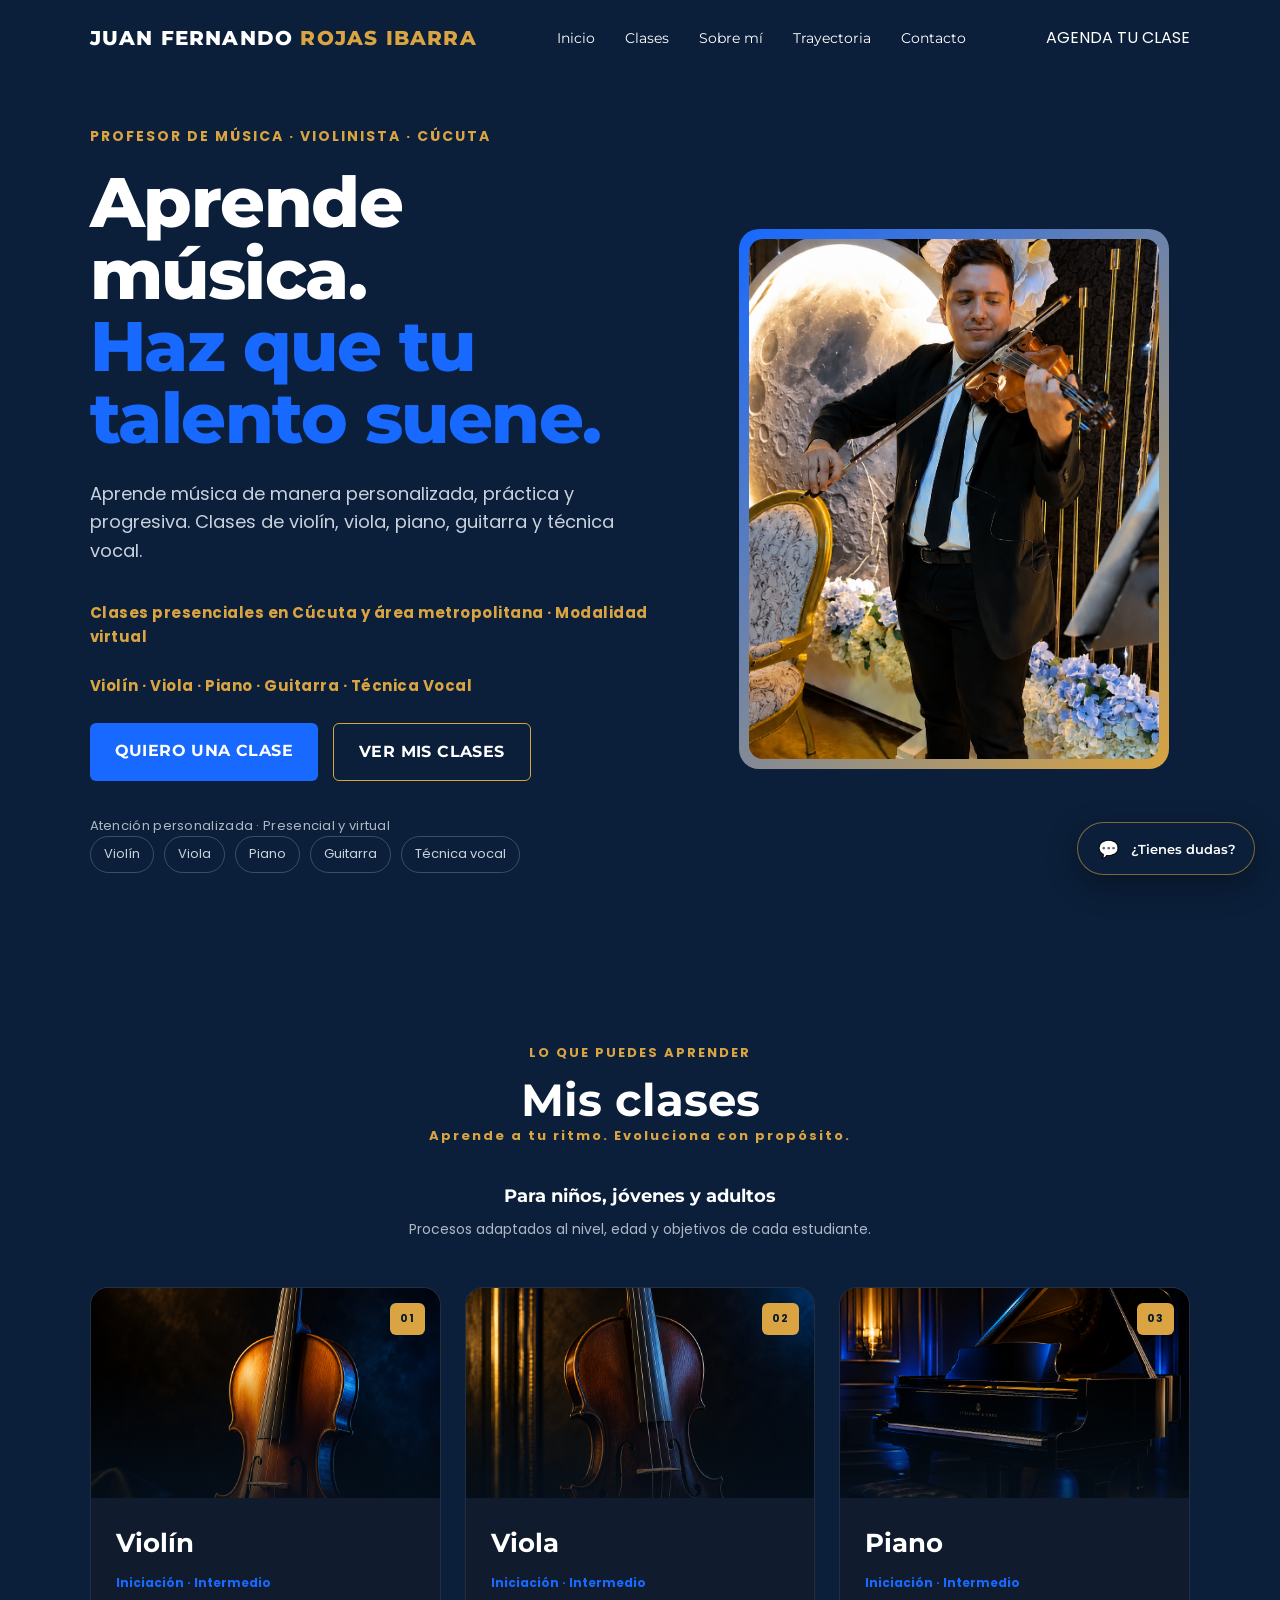
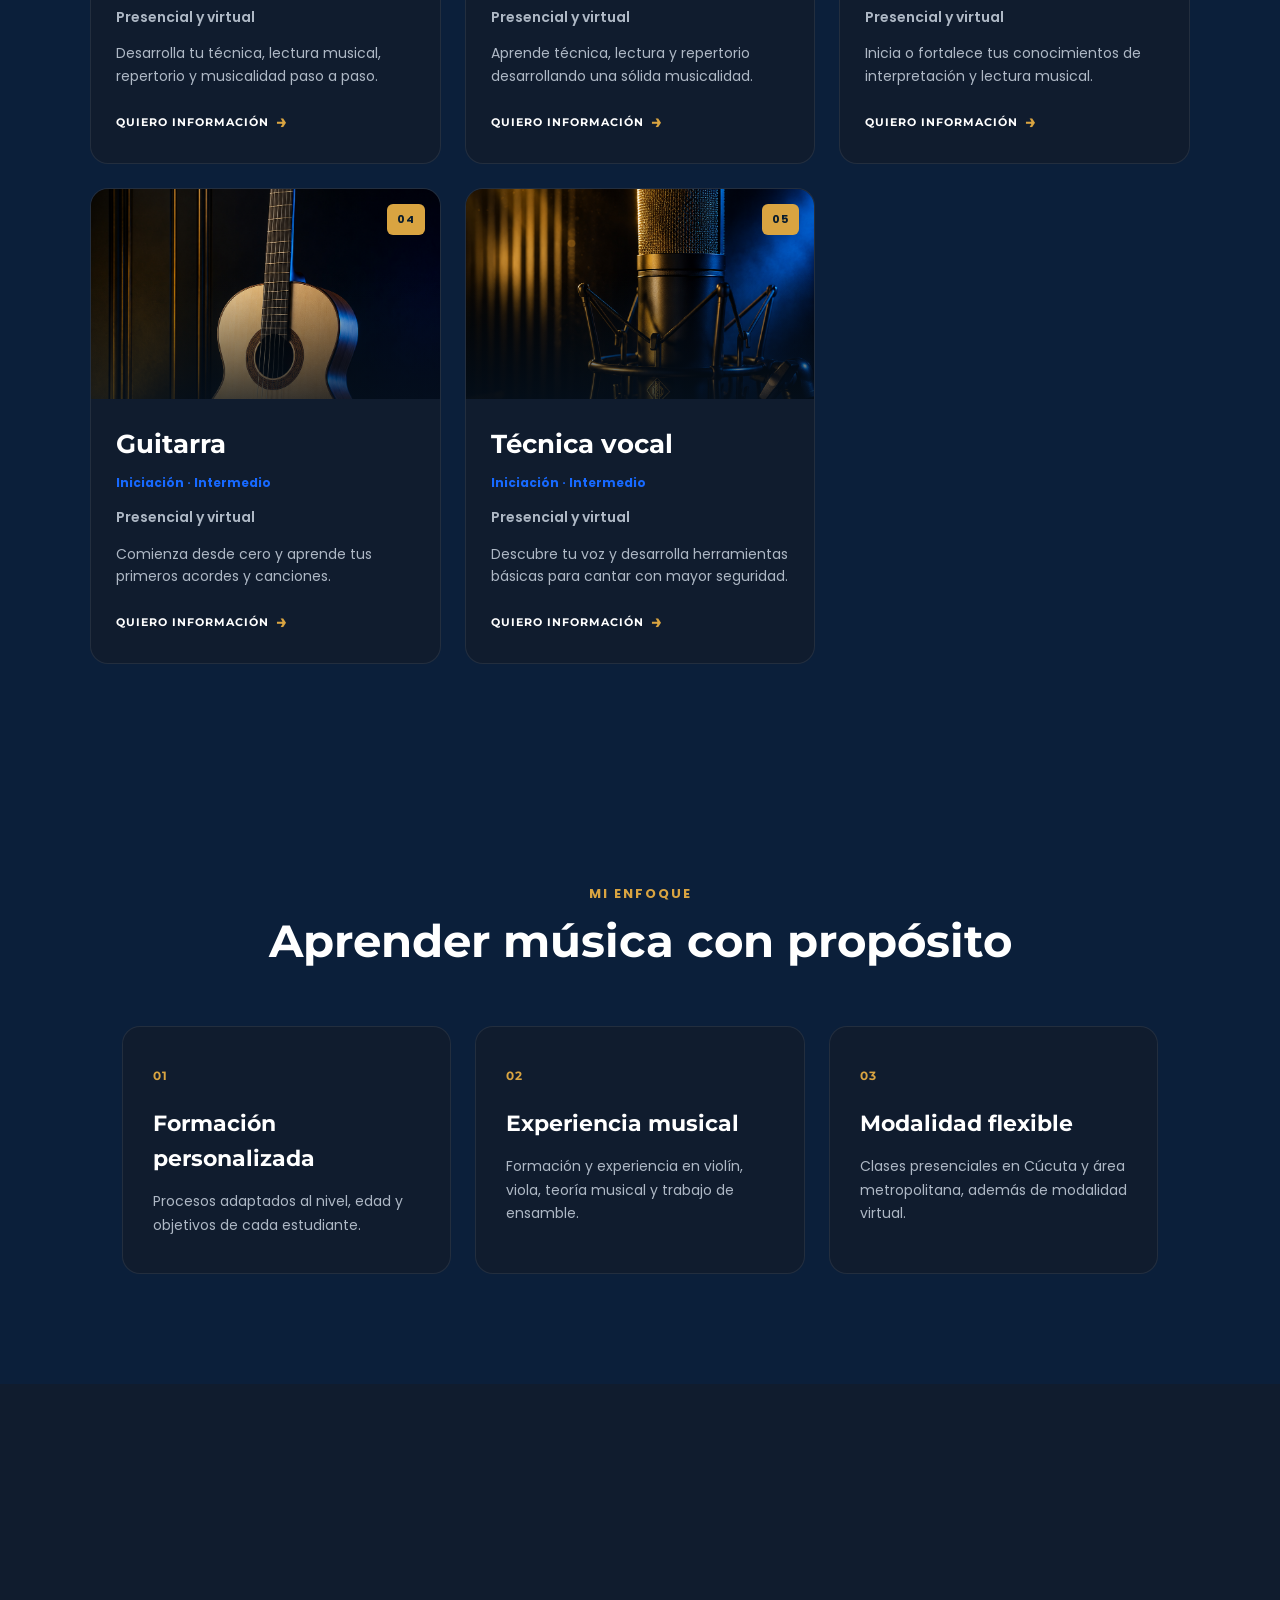
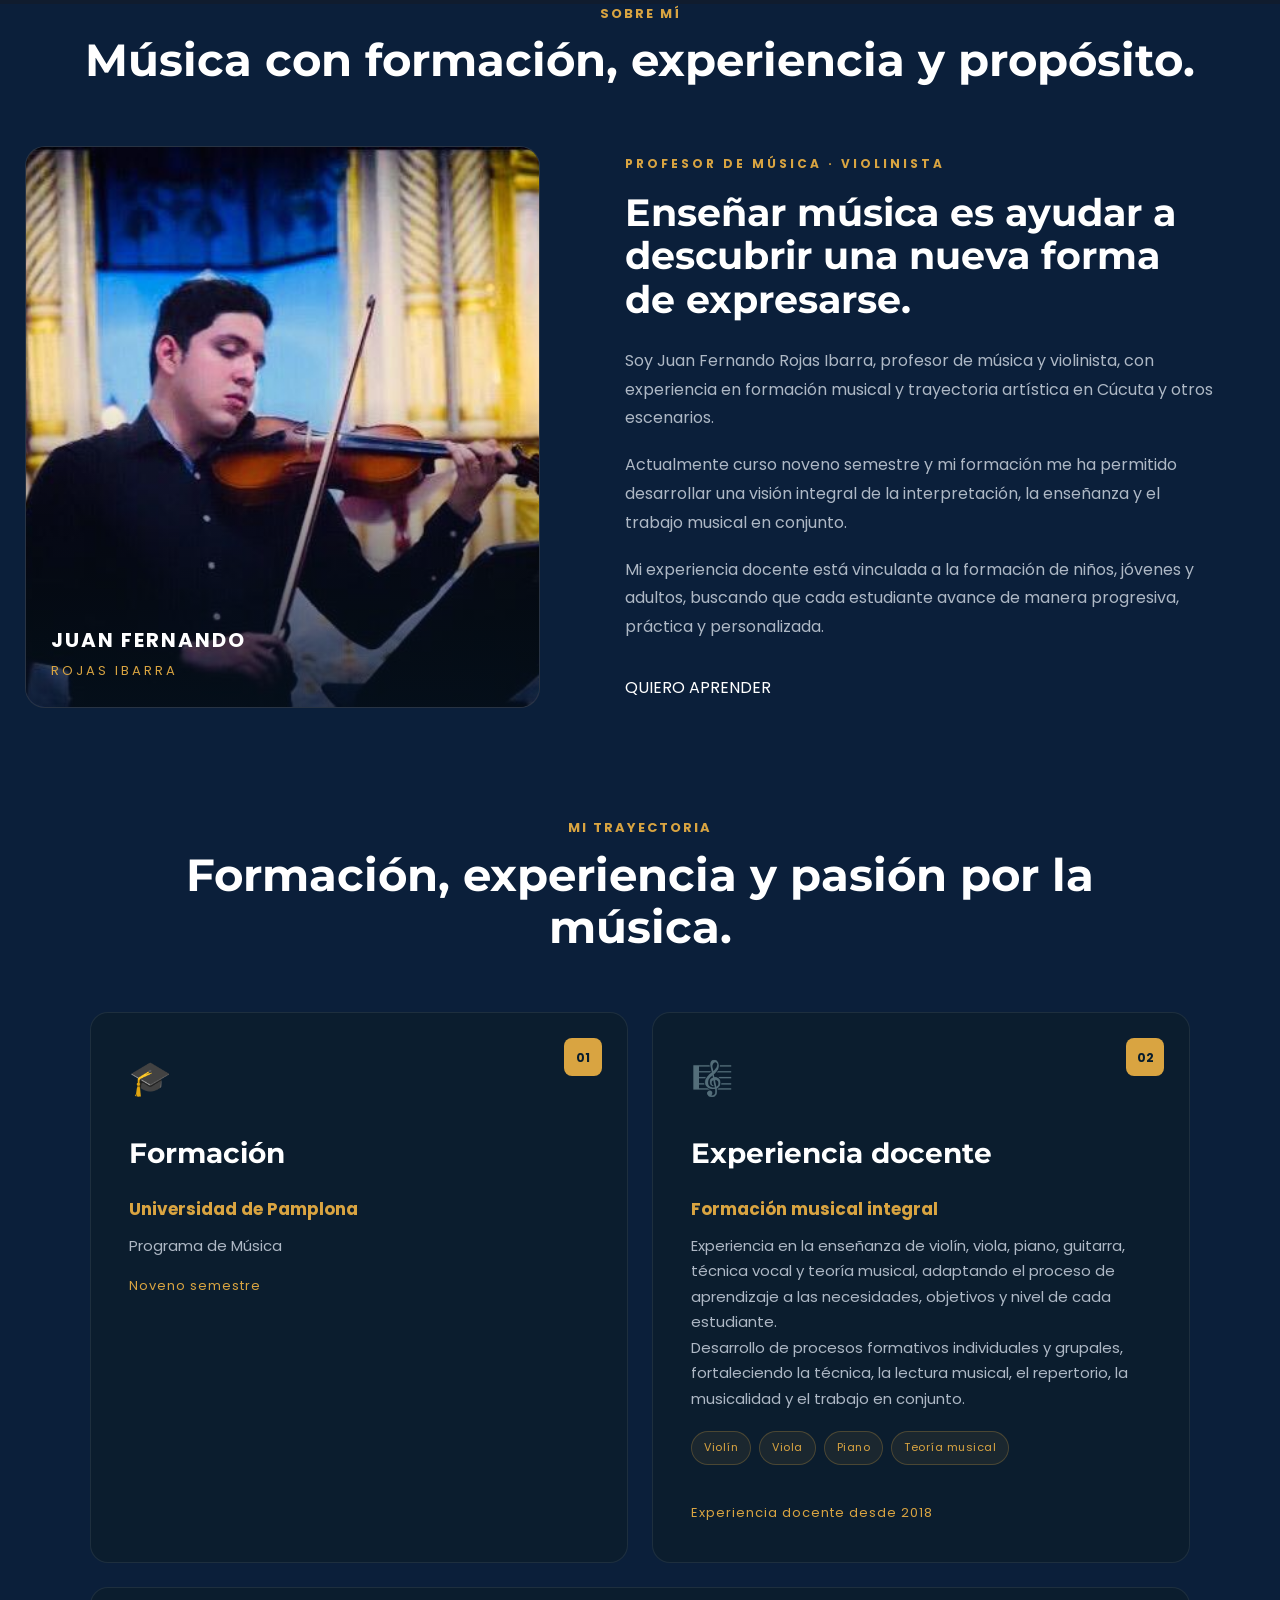
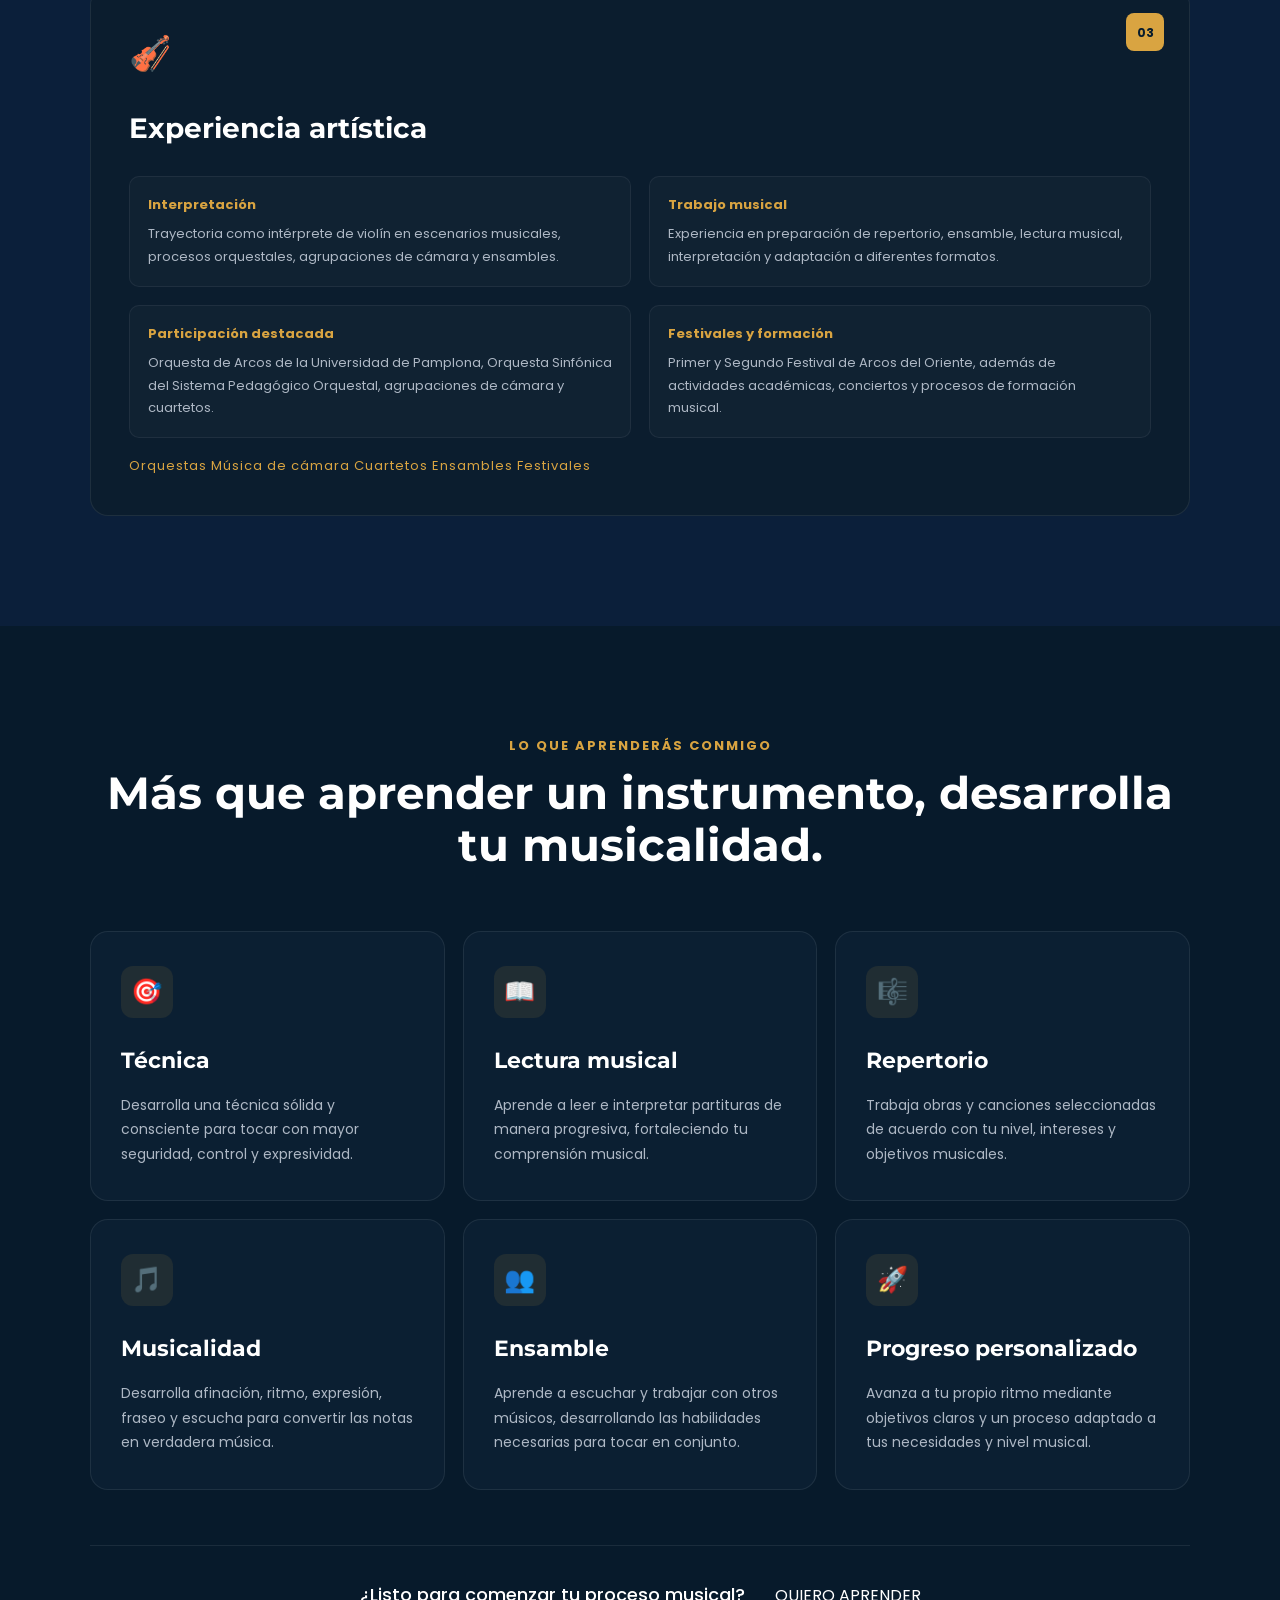
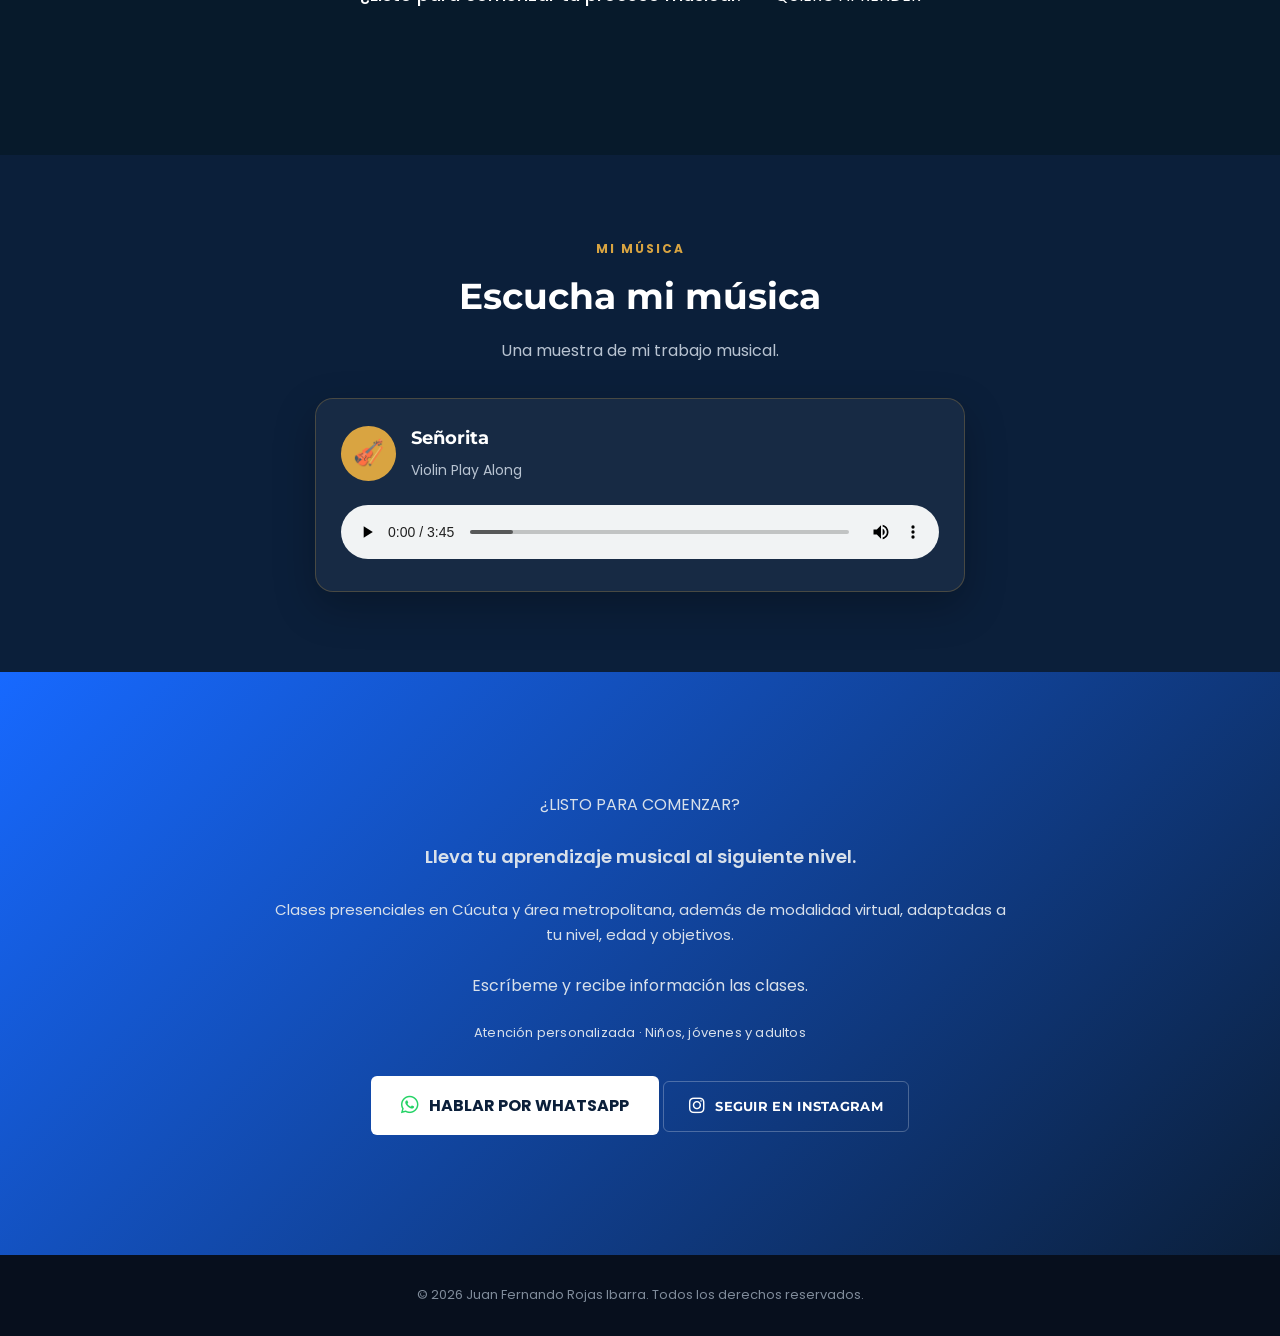
<file: index.html>
<!DOCTYPE html>
<html lang="es">

<head>

    <meta charset="UTF-8">

    <meta name="viewport" content="width=device-width, initial-scale=1.0">

    <title>Juan Fernando Rojas Ibarra | Profesor de Música y Violinista</title>

    <meta
    name="description"
    content="Juan Fernando Rojas Ibarra, profesor de música y violinista. Clases de violín, viola, piano, guitarra y técnica vocal en Cúcuta y área metropolitana, además de modalidad virtual.">

    <meta
    name="keywords"
    content="profesor de música Cúcuta, clases de violín Cúcuta, clases de viola Cúcuta, clases de piano Cúcuta, clases de guitarra Cúcuta, técnica vocal Cúcuta, profesor de violín, Juan Fernando Rojas Ibarra"
/>

<meta
    name="author"
    content="Juan Fernando Rojas Ibarra"
/>

    <!-- Vista previa al compartir -->
<meta property="og:type" content="website">

<meta
    property="og:title"
    content="Juan Fernando Rojas Ibarra | Profesor de Música y Violinista"
>

<meta
    property="og:description"
    content="Clases de violín, viola, piano, guitarra y técnica vocal en Cúcuta y área metropolitana, además de modalidad virtual."
>

<meta
    property="og:image"
    content="https://juanrojas23-tech.github.io/juan-rojas-music/img/juan-logo.jpg"
>

<meta
    property="og:url"
    content="https://juanrojas23-tech.github.io/juan-rojas-music/"
>

<meta
    property="og:site_name"
    content="Juan Fernando Rojas Ibarra"
>

<meta name="twitter:card" content="summary_large_image">

<meta
    name="twitter:title"
    content="Juan Fernando Rojas Ibarra | Profesor de Música y Violinista"
>

<meta
    name="twitter:description"
    content="Clases de música en Cúcuta y modalidad virtual."
>

<meta
    name="twitter:image"
    content="https://juanrojas23-tech.github.io/juan-rojas-music/img/juan-logo.jpg"
>

    <link rel="icon" type="image/png" href="favicon-mejor.png">

    <link rel="stylesheet" href="style.css">

    <link rel="stylesheet" href="https://cdnjs.cloudflare.com/ajax/libs/font-awesome/6.5.2/css/all.min.css">

    <link rel="preconnect" href="https://fonts.googleapis.com">

<link rel="preconnect" href="https://fonts.gstatic.com" crossorigin>

<link
    href="https://fonts.googleapis.com/css2?family=Montserrat:wght@500;600;700;800&family=Poppins:wght@400;500;600&display=swap"
    rel="stylesheet"
>

<script type="application/ld+json">
{
  "@context": "https://schema.org",
  "@type": "Person",
  "name": "Juan Fernando Rojas Ibarra",
  "jobTitle": "Profesor de Música y Violinista",
  "url": "https://juanrojas23-tech.github.io/juan-rojas-music/",
  "sameAs": [
    "https://www.instagram.com/juanrviolinn/"
  ],
  "address": {
    "@type": "PostalAddress",
    "addressLocality": "Cúcuta",
    "addressRegion": "Norte de Santander",
    "addressCountry": "CO"
  }
}
</script>

<script type="application/ld+json">
{
  "@context": "https://schema.org",
  "@type": "Service",
  "name": "Clases de música",
  "provider": {
    "@type": "Person",
    "name": "Juan Fernando Rojas Ibarra"
  },
  "areaServed": {
    "@type": "City",
    "name": "Cúcuta"
  },
  "serviceType": [
    "Clases de violín",
    "Clases de viola",
    "Clases de piano",
    "Clases de guitarra",
    "Técnica vocal"
  ]
}
</script>

</head>


<body>

    <!-- =========================
         BARRA DE NAVEGACIÓN
    ========================== -->

    <header class="navbar">

        <div class="logo">
            JUAN FERNANDO <span>ROJAS IBARRA</span>
        </div>


        <nav class="menu">

            <a href="#inicio">Inicio</a>

            <a href="#clases">Clases</a>

            <a href="#sobre-mi">Sobre mí</a>

            <a href="#trayectoria">Trayectoria</a>

            <a href="#contacto">Contacto</a>

            <a
              href="https://wa.me/573018173228?text=Hola%20Juan%2C%20estoy%20interesado%28a%29%20en%20tus%20clases.%20Quisiera%20recibir%20informaci%C3%B3n%20sobre%20horarios%2C%20precio%20y%20modalidad."
              target="_blank"
              class="menu-agenda"
             >
              AGENDA TU CLASE
            </a>

        </nav>


        <a
    href="https://wa.me/573018173228?text=Hola%20Juan%2C%20estoy%20interesado%28a%29%20en%20tus%20clases%20de%20m%C3%BAsica.%20Quisiera%20recibir%20informaci%C3%B3n%20sobre%20horarios%2C%20precio%20y%20modalidad."
    target="_blank"
    class="btn-primary"
>
    AGENDA TU CLASE
</a>

        <button class="menu-toggle" aria-label="Abrir menú">
           ☰
        </button>

    </header>


    <!-- =========================
         PORTADA
    ========================== -->

    <main>

        <section id="inicio" class="hero">


            <div class="hero-text">

                <p class="hero-subtitulo">
                    PROFESOR DE MÚSICA · VIOLINISTA · CÚCUTA
                </p>


                <h1>
                    Aprende música.
                    <span>Haz que tu talento suene.</span>
                </h1>
                

                <p class="hero-descripcion">

                    Aprende música de manera personalizada, práctica y progresiva.
                    Clases de violín, viola, piano, guitarra y técnica vocal.

                </p>

                <p class="hero-destacado">
                    Clases presenciales en Cúcuta y área metropolitana
                    · Modalidad virtual
                </p>

                <p class="hero-destacado">
                    Violín · Viola · Piano · Guitarra · Técnica Vocal
                </p>


                <div class="hero-botones">

                    <a
    href="https://wa.me/573018173228?text=Hola%20Juan%2C%20estoy%20interesado%28a%29%20en%20tomar%20clases%20de%20m%C3%BAsica.%20Quisiera%20conocer%20los%20instrumentos%20disponibles%2C%20horarios%2C%20precio%20y%20modalidad."
    target="_blank"
    class="boton-principal"
>
    QUIERO UNA CLASE
</a>


                    <a href="#clases" class="boton-secundario">
                        VER MIS CLASES
                    </a>

                </div>
                
                <p class="hero-confianza">
                   Atención personalizada · Presencial y virtual
                </p>


                <div class="instrumentos">

                    <span>Violín</span>
                    <span>Viola</span>
                    <span>Piano</span>
                    <span>Guitarra</span>
                    <span>Técnica vocal</span>

                </div>

            </div>


            <div class="hero-imagen">

                <div class="marco-foto">

                    <img src="img/juan-rojas-vln.png" alt="Juan Fernando Rojas tocando el violín">
                
                    </div>

                </div>

            </div>


        </section>


        <!-- =========================
             CLASES
        ========================== -->

        <section id="clases" class="seccion">

            <div class="titulo-seccion">

                <p>LO QUE PUEDES APRENDER</p>

                <h2>
                    Mis clases
                </h2>

                <p>
                    Aprende a tu ritmo. Evoluciona
                    con propósito.
                     </p>

            </div>
            
            <div class="clases-intro">
                 <strong>Para niños, jóvenes y adultos</strong>
            <p>
                    Procesos adaptados al nivel, edad y objetivos de cada estudiante.
                </p>
            </div>

            <div class="clases-grid">


    <!-- VIOLÍN -->

    <article class="clase-card">

    <div class="clase-imagen">
        <img src="img/violin.png" alt="Clases de violín">
        <span class="clase-numero">01</span>
    </div>

    <div class="clase-contenido">

        <h3>Violín</h3>

        <p class="nivel">
            Iniciación · Intermedio
        </p>

        <p class="modalidad">
            Presencial y virtual
        </p>

        <p>
            Desarrolla tu técnica, lectura musical,
            repertorio y musicalidad paso a paso.
        </p>

        <a
    href="https://wa.me/573018173228?text=Hola%20Juan%2C%20estoy%20interesado%28a%29%20en%20las%20clases%20de%20viol%C3%ADn.%20Quisiera%20recibir%20informaci%C3%B3n%20sobre%20horarios%2C%20precio%20y%20modalidad."
    target="_blank"
    class="clase-link"
>
    QUIERO INFORMACIÓN
    <span>→</span>
</a>

    </div>

</article>

    <!-- VIOLA -->

    <article class="clase-card">

    <div class="clase-imagen">
        <img src="img/viola.png" alt="Clases de viola">
        <span class="clase-numero">02</span>
    </div>

    <div class="clase-contenido">

        <h3>Viola</h3>

        <p class="nivel">
            Iniciación · Intermedio
        </p>

        <p class="modalidad">
            Presencial y virtual
        </p>

        <p>
            Aprende técnica, lectura y repertorio
            desarrollando una sólida musicalidad.
        </p>

        <a
    href="https://wa.me/573018173228?text=Hola%20Juan%2C%20estoy%20interesado%28a%29%20en%20las%20clases%20de%20viola.%20Quisiera%20recibir%20informaci%C3%B3n%20sobre%20horarios%2C%20precio%20y%20modalidad."
    target="_blank"
    class="clase-link"
>
    QUIERO INFORMACIÓN
    <span>→</span>
</a>

    </div>

</article>


    <!-- PIANO -->

    <article class="clase-card">

    <div class="clase-imagen">
        <img src="img/piano.png" alt="Clases de piano">
        <span class="clase-numero">03</span>
    </div>

    <div class="clase-contenido">

        <h3>Piano</h3>

        <p class="nivel">
            Iniciación · Intermedio
        </p>

        <p class="modalidad">
            Presencial y virtual
        </p>

        <p>
            Inicia o fortalece tus conocimientos
            de interpretación y lectura musical.
        </p>

        <a
    href="https://wa.me/573018173228?text=Hola%20Juan%2C%20estoy%20interesado%28a%29%20en%20las%20clases%20de%20piano.%20Quisiera%20recibir%20informaci%C3%B3n%20sobre%20horarios%2C%20precio%20y%20modalidad."
    target="_blank"
    class="clase-link"
>
    QUIERO INFORMACIÓN
    <span>→</span>
</a>

    </div>

</article>

    <!-- GUITARRA -->

    <article class="clase-card">

    <div class="clase-imagen">
        <img src="img/guitarra.png" alt="Clases de guitarra">
        <span class="clase-numero">04</span>
    </div>

    <div class="clase-contenido">

        <h3>Guitarra</h3>

        <p class="nivel">
            Iniciación · Intermedio
        </p>

        <p class="modalidad">
            Presencial y virtual
        </p>

        <p>
            Comienza desde cero y aprende tus
            primeros acordes y canciones.
        </p>

        <a
    href="https://wa.me/573018173228?text=Hola%20Juan%2C%20estoy%20interesado%28a%29%20en%20las%20clases%20de%20guitarra.%20Quisiera%20recibir%20informaci%C3%B3n%20sobre%20horarios%2C%20precio%20y%20modalidad."
    target="_blank"
    class="clase-link"
>
    QUIERO INFORMACIÓN
    <span>→</span>
</a>

    </div>

</article>

    <!-- TÉCNICA VOCAL -->

    <article class="clase-card">

    <div class="clase-imagen">
        <img src="img/tecnica-vocal.png" alt="Clases de técnica vocal">
        <span class="clase-numero">05</span>
    </div>

    <div class="clase-contenido">

        <h3>Técnica vocal</h3>

        <p class="nivel">
            Iniciación · Intermedio
        </p>

        <p class="modalidad">
            Presencial y virtual
        </p>

        <p>
            Descubre tu voz y desarrolla herramientas
            básicas para cantar con mayor seguridad.
        </p>

        <a
    href="https://wa.me/573018173228?text=Hola%20Juan%2C%20estoy%20interesado%28a%29%20en%20las%20clases%20de%20t%C3%A9cnica%20vocal.%20Quisiera%20recibir%20informaci%C3%B3n%20sobre%20horarios%2C%20precio%20y%20modalidad."
    target="_blank"
    class="clase-link"
>
    QUIERO INFORMACIÓN
    <span>→</span>
</a>

    </div>

</article>

</div>

        </section>

        <section class="beneficios">

    <div class="titulo-seccion">
        <p>MI ENFOQUE</p>
        <h2>Aprender música con propósito</h2>
    </div>

    <div class="beneficios-grid">

        <div class="beneficio-card">
            <span class="beneficio-numero">01</span>
            <h3>Formación personalizada</h3>
            <p>
                Procesos adaptados al nivel, edad y objetivos
                de cada estudiante.
            </p>
        </div>

        <div class="beneficio-card">
            <span class="beneficio-numero">02</span>
            <h3>Experiencia musical</h3>
            <p>
                Formación y experiencia en violín, viola,
                teoría musical y trabajo de ensamble.
            </p>
        </div>

        <div class="beneficio-card">
            <span class="beneficio-numero">03</span>
            <h3>Modalidad flexible</h3>
            <p>
                Clases presenciales en Cúcuta y área
                metropolitana, además de modalidad virtual.
            </p>
        </div>

    </div>

</section>


        <!-- =========================
             SOBRE MÍ
        ========================== -->

         <section id="sobre-mi" class="seccion sobre-mi"></section>

        <div class="titulo-seccion">

    <p>SOBRE MÍ</p>

    <h2>
        Música con formación,
        experiencia y propósito.
    </h2>

</div>


<div class="sobre-mi-grid">


    <!-- FOTO -->

    <div class="sobre-mi-foto">

        <img
            src="img/juan-rojas-violin.jpeg"
            alt="Juan Fernando Rojas Ibarra tocando violín"
        >

        <div class="sobre-mi-etiqueta">

            <strong>
                JUAN FERNANDO
            </strong>

            <span>
                ROJAS IBARRA
            </span>

        </div>

    </div>


    <!-- INFORMACIÓN -->

    <div class="sobre-mi-contenido">

        <p class="sobre-mi-subtitulo">
            PROFESOR DE MÚSICA · VIOLINISTA
        </p>


        <h3>
            Enseñar música es ayudar
            a descubrir una nueva forma
            de expresarse.
        </h3>


         <p>
            Soy Juan Fernando Rojas Ibarra, profesor de música y violinista,
            con experiencia en formación musical y trayectoria artística
            en Cúcuta y otros escenarios.
        </p>


        <p>
            Actualmente curso noveno semestre
            y mi formación me ha permitido
            desarrollar una visión integral de
            la interpretación, la enseñanza y
            el trabajo musical en conjunto.
        </p>


        <p>
            Mi experiencia docente está vinculada
            a la formación de niños, jóvenes y
            adultos, buscando que cada estudiante
            avance de manera progresiva,
            práctica y personalizada.
        </p>


        <a
            href="https://wa.me/573018173228?text=Hola%20Juan%2C%20quiero%20conocer%20m%C3%A1s%20sobre%20tus%20clases%20de%20m%C3%BAsica."
            target="_blank"
            class="btn-primary"
        >
            QUIERO APRENDER
        </a>

    </div>

</div>


<!-- =========================
             TRAYECTORIA
        ========================== -->

        <section id="trayectoria" class="trayectoria">

            <div class="titulo-seccion">


        <p>MI TRAYECTORIA</p>

        <h2>
            Formación, experiencia
            y pasión por la música.
        </h2>

     </div>


        <div class="trayectoria-grid">


        <!-- FORMACIÓN -->

        <div class="trayectoria-card">

            <div class="trayectoria-numero">
                01
            </div>

            <div class="trayectoria-icono">
                🎓
            </div>

            <h3>
                Formación
            </h3>

            <h4>
                Universidad de Pamplona
            </h4>

            <p>
                Programa de Música
            </p>

            <span>
                Noveno semestre
            </span>

        </div>


        <!-- DOCENCIA -->

        <div class="trayectoria-card">

            <div class="trayectoria-numero">
                02
            </div>

            <div class="trayectoria-icono">
                🎼
            </div>

            <h3>
                Experiencia docente
            </h3>

            <h4>
                Formación musical integral
            </h4>

            <p>
            Experiencia en la enseñanza de violín,
            viola, piano, guitarra, técnica vocal
            y teoría musical, adaptando el proceso
            de aprendizaje a las necesidades,
            objetivos y nivel de cada estudiante.
            </p>

        <p>
            Desarrollo de procesos formativos
            individuales y grupales, fortaleciendo
            la técnica, la lectura musical, el
            repertorio, la musicalidad y el trabajo
            en conjunto.
        </p>

 <div class="trayectoria-mini">

    <span>
        Violín
    </span>

    <span>
        Viola
    </span>

    <span>
        Piano
    </span>

    <span>
        Teoría musical
    </span>

 </div>

 <span>
    Experiencia docente desde 2018
 </span>

        </div>


        <!-- EXPERIENCIA ARTÍSTICA -->

        <div class="trayectoria-card trayectoria-card-grande">

            <div class="trayectoria-numero">
                03
            </div>

            <div class="trayectoria-icono">
                🎻
            </div>

            <h3>
    Experiencia artística
 </h3>

 <div class="experiencia-resumen">

    <div class="experiencia-bloque">

        <strong>
            Interpretación
        </strong>

        <p>
            Trayectoria como intérprete de violín
            en escenarios musicales, procesos
            orquestales, agrupaciones de cámara
            y ensambles.
        </p>

    </div>


    <div class="experiencia-bloque">

        <strong>
            Trabajo musical
        </strong>

        <p>
            Experiencia en preparación de repertorio,
            ensamble, lectura musical, interpretación
            y adaptación a diferentes formatos.
        </p>

    </div>


    <div class="experiencia-bloque">

        <strong>
            Participación destacada
        </strong>

        <p>
            Orquesta de Arcos de la Universidad
            de Pamplona, Orquesta Sinfónica del
            Sistema Pedagógico Orquestal,
            agrupaciones de cámara y cuartetos.
        </p>

    </div>


    <div class="experiencia-bloque">

        <strong>
            Festivales y formación
        </strong>

        <p>
            Primer y Segundo Festival de Arcos
            del Oriente, además de actividades
            académicas, conciertos y procesos
            de formación musical.
        </p>

    </div>

 </div>

                <span>
                    Orquestas
                </span>

                <span>
                    Música de cámara
                </span>

                <span>
                    Cuartetos
                </span>

                <span>
                    Ensambles
                </span>

                <span>
                    Festivales
                </span>

            </div>

        </div>

    </div>

</section>


<section class="aprendizaje">

    <div class="titulo-seccion">

        <p>LO QUE APRENDERÁS CONMIGO</p>

        <h2>
            Más que aprender un instrumento,
            desarrolla tu musicalidad.
        </h2>

    </div>


    <div class="aprendizaje-grid">


        <!-- TÉCNICA -->

        <div class="aprendizaje-card">

            <div class="aprendizaje-icono">
                🎯
            </div>

            <h3>
                Técnica
            </h3>

            <p>
                Desarrolla una técnica sólida y
                consciente para tocar con mayor
                seguridad, control y expresividad.
            </p>

        </div>


        <!-- LECTURA -->

        <div class="aprendizaje-card">

            <div class="aprendizaje-icono">
                📖
            </div>

            <h3>
                Lectura musical
            </h3>

            <p>
                Aprende a leer e interpretar
                partituras de manera progresiva,
                fortaleciendo tu comprensión musical.
            </p>

        </div>


        <!-- REPERTORIO -->

        <div class="aprendizaje-card">

            <div class="aprendizaje-icono">
                🎼
            </div>

            <h3>
                Repertorio
            </h3>

            <p>
                Trabaja obras y canciones seleccionadas
                de acuerdo con tu nivel, intereses
                y objetivos musicales.
            </p>

        </div>


        <!-- MUSICALIDAD -->

        <div class="aprendizaje-card">

            <div class="aprendizaje-icono">
                🎵
            </div>

            <h3>
                Musicalidad
            </h3>

            <p>
                Desarrolla afinación, ritmo, expresión,
                fraseo y escucha para convertir las
                notas en verdadera música.
            </p>

        </div>


        <!-- ENSAMBLE -->

        <div class="aprendizaje-card">

            <div class="aprendizaje-icono">
                👥
            </div>

            <h3>
                Ensamble
            </h3>

            <p>
                Aprende a escuchar y trabajar con
                otros músicos, desarrollando las
                habilidades necesarias para tocar
                en conjunto.
            </p>

        </div>


        <!-- PROGRESO -->

        <div class="aprendizaje-card">

            <div class="aprendizaje-icono">
                🚀
            </div>

            <h3>
                Progreso personalizado
            </h3>

            <p>
                Avanza a tu propio ritmo mediante
                objetivos claros y un proceso adaptado
                a tus necesidades y nivel musical.
            </p>

        </div>

    </div>


    <div class="aprendizaje-cta">

        <p>
            ¿Listo para comenzar tu proceso musical?
        </p>

        <a
            href="https://wa.me/573018173228?text=Hola%20Juan%2C%20quiero%20comenzar%20mi%20proceso%20musical.%20Quisiera%20recibir%20informaci%C3%B3n%20sobre%20horarios%2C%20precio%20y%20modalidad."
            target="_blank"
            class="btn-primary"
        >
            QUIERO APRENDER
        </a>

    </div>

</section>

         <section class="musica" id="musica">

        <div class="musica-contenedor">

        <span class="musica-etiqueta">
            MI MÚSICA
        </span>

        <h2>Escucha mi música</h2>

        <p class="musica-descripcion">
            Una muestra de mi trabajo musical.
        </p>

        <div class="reproductor-musica">

            <div class="reproductor-info">
                <div class="reproductor-icono">
                    🎻
                </div>

                <div>
                    <h3>Señorita</h3>
                    <span>Violin Play Along</span>
                </div>
            </div>

            <audio controls preload="metadata">
                <source
                src="audio/senorita%20violin%20play%20along.mp3"
                type="audio/mpeg"
            >

                Tu navegador no puede reproducir este audio.
            </audio>

        </div>

    </div>

</section>

        <!-- =========================
             CONTACTO
        ========================== -->

        <section id="contacto" class="contacto">

            <div class="contacto-contenido">

                <p>
                    ¿LISTO PARA COMENZAR?
                </p>

                <p class="contacto-frase">
    Lleva tu aprendizaje musical al siguiente nivel.
</p>

<p class="contacto-descripcion">
    Clases presenciales en Cúcuta y área metropolitana,
    además de modalidad virtual, adaptadas a tu nivel,
    edad y objetivos.
</p>

                <p>
                    Escríbeme y recibe información las clases.
                </p>

<p class="contacto-confianza">
    Atención personalizada · Niños, jóvenes y adultos
</p>

                <a href="https://wa.me/573018173228?text=Hola%20Juan%2C%20estoy%20interesado(a)%20en%20las%20clases%20de%20m%C3%BAsica.%20Quisiera%20recibir%20informaci%C3%B3n%20sobre%20horarios%2C%20precio%20y%20modalidad." 
   class="boton-whatsapp" 
   target="_blank">
    <i class="fab fa-whatsapp"></i>
    HABLAR POR WHATSAPP
</a>

<a
    href="https://www.instagram.com/juanrviolinn/"
    target="_blank"
    rel="noopener noreferrer"
    class="boton-instagram"
>
    <i class="fab fa-instagram"></i>
    SEGUIR EN INSTAGRAM
</a>


            </div>

        </section>


    </main>


    <!-- =========================
         PIE DE PÁGINA
    ========================== -->

    <footer>

        <p>
            © 2026 Juan Fernando Rojas Ibarra.
            Todos los derechos reservados.
        </p>

    </footer>

    <!-- =========================================================
     CHAT DE PREGUNTAS FRECUENTES
========================================================= -->

<div class="chat-faq">

    <button class="chat-faq-boton" id="chatFaqBoton" aria-label="Abrir asistente">
        <span class="chat-icono">💬</span>
        <span class="chat-texto">¿Tienes dudas?</span>
    </button>

    <div class="chat-faq-ventana" id="chatFaqVentana">

        <div class="chat-faq-header">
            <div>
                <strong>Asistente de Juan</strong>
                <span>Preguntas frecuentes</span>
            </div>

            <button
                class="chat-faq-cerrar"
                id="chatFaqCerrar"
                aria-label="Cerrar asistente"
            >
                ×
            </button>
        </div>

        <div class="chat-faq-contenido" id="chatFaqContenido">

    <div class="chat-bienvenida" id="chatBienvenida"></div>

    <div class="chat-preguntas" id="chatPreguntas"></div>

</div>

    </div>

</div>

<script src="script.js"></script>

</body>

</html>
</file>
<file: style.css>
/* =========================================================
   JUAN FERNANDO ROJAS
   HOJA DE ESTILOS PRINCIPAL
========================================================= */


/* =========================================================
   1. CONFIGURACIÓN GENERAL
========================================================= */

* {
    margin: 0;
    padding: 0;
    box-sizing: border-box;
}

html {
    scroll-behavior: smooth;
}

body {
    font-family: "Poppins", sans-serif;
    background-color: #0B1F3A;
    color: #FFFFFF;
    line-height: 1.6;
}

h1,
h2,
h3,
.logo,
button,
.boton-principal,
.boton-secundario,
.boton-nav,
.clase-link,
.menu a {
    font-family: "Montserrat", sans-serif;
}

a {
    text-decoration: none;
    color: inherit;
}

button {
    font-family: inherit;
}


/* =========================================================
   2. NAVEGACIÓN
========================================================= */

.navbar {
    width: 100%;
    padding: 22px 7%;

    display: flex;
    align-items: center;
    justify-content: space-between;
    gap: 20px;

    background-color: #0B1F3A;

    position: fixed;
    top: 0;
    left: 0;

    z-index: 1000;
}

.logo {
    font-family: "Montserrat", sans-serif;
    font-size: 20px;
    font-weight: 800;
    letter-spacing: 1.2px;
    white-space: nowrap;
}

.logo span {
    color: #D9A441;
}

.menu {
    display: flex;
    align-items: center;
    gap: 30px;
}

.menu a {
    font-size: 14px;
    transition: color 0.3s ease;
}

.menu a:hover {
    color: #D9A441;
}

.boton-nav {
    background-color: #1769FF;
    padding: 12px 20px;
    border-radius: 6px;
    font-size: 13px;
    font-weight: bold;
    transition: transform 0.3s ease, background-color 0.3s ease;
}

.boton-nav:hover {
    transform: translateY(-2px);
}

.menu-toggle {
    display: none;

    background: transparent;

    border: 1px solid rgba(255,255,255,0.30);

    color: #FFFFFF;

    width: 38px;
    height: 38px;

    border-radius: 8px;

    font-size: 20px;

    line-height: 1;

    cursor: pointer;

    align-items: center;
    justify-content: center;
}

.menu-agenda {
    display: none;

    margin-top: 10px;

    padding: 14px 16px !important;

    text-align: center;

    background: #1769FF;

    color: #FFFFFF !important;

    border-radius: 8px;

    font-weight: bold;

    border: none !important;

    transition:
        transform 0.3s ease,
        background 0.3s ease;
}

.menu-agenda:hover {
    transform: translateY(-2px);
}


/* =========================================================
   3. PORTADA
========================================================= */

.hero {
    min-height: 100vh;

    padding: 125px 7% 60px;

    display: grid;

    grid-template-columns: 1.1fr 0.9fr;

    align-items: center;

    gap: 50px;
}

.hero-subtitulo {
    color: #D9A441;

    font-size: 14px;

    font-weight: bold;

    letter-spacing: 2px;

    margin-bottom: 20px;
}

.hero h1 {
    font-family: "Montserrat", sans-serif;
    font-size: clamp(45px, 5.5vw, 72px);
    font-weight: 800;
    line-height: 1.02;
    letter-spacing: -1.5px;
    margin-bottom: 25px;
}

.hero h1 span {
    display: block;
    color: #1769FF;
}

.hero-descripcion {
    max-width: 600px;

    color: #C9D1DC;

    font-size: 18px;

    margin-bottom: 35px;
}

.hero-destacado {
    color: #D9A441;

    font-weight: bold;

    font-size: 15px;

    margin-bottom: 25px;

    letter-spacing: 0.5px;
}

.hero-botones {
    display: flex;

    gap: 15px;

    margin-bottom: 35px;
}

.boton-principal,
.boton-secundario,
.boton-nav {
    font-family: "Montserrat", sans-serif;
    font-weight: 700;
    letter-spacing: 0.4px;
}

.boton-principal {
    display: inline-block;

    background-color: #1769FF;

    padding: 15px 25px;

    border-radius: 6px;

    font-weight: bold;

    transition: transform 0.3s ease;
}

.boton-principal:hover {
    transform: translateY(-3px);
}

.boton-secundario {
    display: inline-block;

    border: 1px solid #D9A441;

    padding: 15px 25px;

    border-radius: 6px;

    color: #FFFFFF;

    transition:
        background-color 0.3s ease,
        color 0.3s ease;
}

.boton-secundario:hover {
    background-color: rgba(217,164,65,0.08);
}

.hero-confianza {
    margin-top: 10px;
    color: #AEB8C5;
    font-size: 13px;
    letter-spacing: 0.3px;
}

.instrumentos {
    display: flex;

    flex-wrap: wrap;

    gap: 10px;
}

.instrumentos span {
    padding: 7px 13px;

    border: 1px solid rgba(255,255,255,0.20);

    border-radius: 20px;

    font-size: 13px;

    color: #C9D1DC;
}


/* =========================================================
   4. FOTOGRAFÍA PRINCIPAL
========================================================= */

.hero-imagen {
    display: flex;
    justify-content: center;
}

.marco-foto {
    width: 430px;
    height: 540px;

    border-radius: 20px;

    padding: 10px;

    background: linear-gradient(
        135deg,
        #1769FF,
        #D9A441
    );
}

.foto-placeholder {
    width: 100%;
    height: 100%;

    background-color: #101C2E;

    border-radius: 14px;

    display: flex;
    justify-content: center;
    align-items: center;

    color: #7F8B9A;

    font-size: 18px;
}

.marco-foto img {
    width: 100%;
    height: 100%;

    object-fit: cover;

    border-radius: 14px;

    display: block;
}


/* =========================================================
   5. SECCIONES GENERALES
========================================================= */

.seccion {
    padding: 110px 7%;
}

.titulo-seccion {
    text-align: center;
    margin-bottom: 60px;
}

.titulo-seccion p,
.etiqueta {
    color: #D9A441;

    font-size: 13px;

    font-weight: bold;

    letter-spacing: 2px;

    margin-bottom: 10px;
}

.titulo-seccion h2 {
    font-size: 45px;
    line-height: 1.15;
}


/* =========================================================
   6. CLASES
========================================================= */

.clases-grid {
    display: grid;

    grid-template-columns: repeat(3, 1fr);

    gap: 24px;
}

.clases-intro {
    max-width: 700px;
    margin: -25px auto 45px;
    text-align: center;
}

.clases-intro strong {
    display: block;
    color: #FFFFFF;
    font-family: "Montserrat", sans-serif;
    font-size: 18px;
    font-weight: 700;
    margin-bottom: 8px;
}

.clases-intro p {
    color: #AEB8C5;
    font-size: 14px;
    line-height: 1.7;
}

.clase-card {
    background: #101C2E;

    border: 1px solid rgba(255,255,255,0.08);

    border-radius: 18px;

    overflow: hidden;

    transition:
        transform 0.35s ease,
        border-color 0.35s ease,
        box-shadow 0.35s ease;
}

.clase-card:hover {
    transform: translateY(-8px);

    border-color: #1769FF;

    box-shadow: 0 20px 45px rgba(0,0,0,0.30);
}

.clase-imagen {
    position: relative;

    width: 100%;

    height: 210px;

    overflow: hidden;

    background: #0D1828;
}

.clase-imagen img {
    width: 100%;
    height: 100%;

    object-fit: cover;

    display: block;

    transition: transform 0.5s ease;
}

.clase-card:hover .clase-imagen img {
    transform: scale(1.06);
}

.clase-imagen::after {
    content: "";

    position: absolute;

    inset: 0;

    background: linear-gradient(
        to top,
        rgba(5,18,32,0.75),
        transparent 60%
    );
}

.clase-numero {
    position: absolute;

    top: 15px;
    right: 15px;

    z-index: 2;

    background: #D9A441;

    color: #071B2D;

    padding: 7px 10px;

    border-radius: 6px;

    font-size: 11px;

    font-weight: bold;

    letter-spacing: 1px;
}

.clase-contenido {
    padding: 25px;
}

.clase-contenido h3 {
    font-size: 26px;
    margin-bottom: 8px;
}

.clase-contenido .nivel {
    color: #1769FF;

    font-size: 12px;

    font-weight: bold;

    margin-bottom: 14px;
}

.clase-contenido > p:not(.nivel) {
    color: #AEB8C5;

    font-size: 14px;

    line-height: 1.6;
}

.modalidad {
    color: #D9A441;
    font-size: 12px;
    font-weight: 600;
    margin-bottom: 14px;
}

.clase-link {
    display: inline-flex;

    align-items: center;

    min-height: 30px;

    margin-top: 20px;

    color: #FFFFFF;

    font-size: 11px;

    font-weight: bold;

    letter-spacing: 1px;

    transition: color 0.3s ease;
}

.clase-link span {
    color: #D9A441;

    font-size: 19px;

    margin-left: 7px;

    transition: transform 0.3s ease;
}

.clase-link:hover {
    color: #1769FF;
}

.clase-link:hover span {
    transform: translateX(5px);
}

/* =========================================================
   BENEFICIOS
========================================================= */

.beneficios {
    padding: 110px 8%;
    background: #0B1F3A;
}

.beneficios-grid {
    display: grid;
    grid-template-columns: repeat(3, 1fr);
    gap: 24px;
    padding: 0 20px;
}

.beneficio-card {
    position: relative;
    padding: 35px 30px;
    background: #101C2E;
    border: 1px solid rgba(255,255,255,0.08);
    border-radius: 18px;
    transition:
        transform 0.3s ease,
        border-color 0.3s ease;
}

.beneficio-card:hover {
    transform: translateY(-6px);
    border-color: rgba(217,164,65,0.45);
}

.beneficio-numero {
    display: inline-block;
    margin-bottom: 20px;
    color: #D9A441;
    font-family: "Montserrat", sans-serif;
    font-size: 12px;
    font-weight: 700;
    letter-spacing: 1px;
}

.beneficio-card h3 {
    color: #FFFFFF;
    font-family: "Montserrat", sans-serif;
    font-size: 22px;
    margin-bottom: 14px;
}

.beneficio-card p {
    color: #AEB8C5;
    font-size: 14px;
    line-height: 1.7;
}

/* =========================================================
   PREGUNTAS FRECUENTES
========================================================= */

.faq {
    padding: 110px 8%;
    background: #101C2E;
}

.faq-lista {
    max-width: 850px;
    margin: 0 auto;
    display: flex;
    flex-direction: column;
    gap: 14px;
}

.faq-item {
    padding: 25px 28px;
    background: rgba(255,255,255,0.025);
    border: 1px solid rgba(255,255,255,0.08);
    border-radius: 14px;
}

.faq-item h3 {
    color: #FFFFFF;
    font-family: "Montserrat", sans-serif;
    font-size: 17px;
    line-height: 1.4;
    margin-bottom: 10px;
}

.faq-item p {
    color: #AEB8C5;
    font-size: 14px;
    line-height: 1.7;
    margin: 0;
}

/* =========================================================
   7. SOBRE MÍ
========================================================= */

.sobre-mi {
    display: block;

    background-color: #101C2E;

    padding: 110px 8%;
}

.sobre-mi .titulo-seccion {
    margin-bottom: 60px;
}

.sobre-mi-grid {
    display: grid;

    grid-template-columns: 0.9fr 1.1fr;

    gap: 85px;

    align-items: center;

    padding: 0 25px;
}

.sobre-mi-foto {
    position: relative;

    border-radius: 20px;

    overflow: hidden;

    border: 1px solid rgba(255,255,255,0.10);

    background: #101C2E;
}

.sobre-mi-foto img {
    width: 100%;

    height: 560px;

    object-fit: cover;

    display: block;
}

.sobre-mi-foto::after {
    content: "";

    position: absolute;

    inset: 0;

    background: linear-gradient(
        to top,
        rgba(5,18,32,0.75),
        transparent 55%
    );

    pointer-events: none;
}

.sobre-mi-etiqueta {
    position: absolute;

    bottom: 25px;
    left: 25px;

    z-index: 2;

    display: flex;

    flex-direction: column;
}

.sobre-mi-etiqueta strong {
    color: #FFFFFF;

    font-size: 20px;

    letter-spacing: 2px;
}

.sobre-mi-etiqueta span {
    color: #D9A441;

    font-size: 13px;

    letter-spacing: 3px;

    margin-top: 5px;
}

.sobre-mi-contenido {
    max-width: 650px;
    padding-right: 35px;
}

.sobre-mi-subtitulo {
    color: #D9A441 !important;

    font-size: 12px !important;

    font-weight: bold;

    letter-spacing: 3px;

    margin-bottom: 18px;
}

.sobre-mi-contenido h3 {
    font-size: 38px;

    line-height: 1.15;

    margin-bottom: 25px;
}

.sobre-mi-contenido > p:not(.sobre-mi-subtitulo) {
    color: #AEB8C5;

    font-size: 16px;

    line-height: 1.8;

    margin-bottom: 18px;
}

.sobre-mi-contenido .btn-primary {
    display: inline-block;
    margin-top: 15px;
}


/* =========================================================
   8. TRAYECTORIA
========================================================= */

.trayectoria {
    padding: 110px 7%;
}

.trayectoria-etiqueta {
    display: block;
    margin-bottom: 10px;
    color: #D9A441;
    font-family: "Montserrat", sans-serif;
    font-size: 11px;
    font-weight: 700;
    letter-spacing: 2px;
}

.trayectoria-grid {
    display: grid;

    grid-template-columns: 1fr 1fr;

    gap: 24px;

    margin-top: 55px;
}

.trayectoria-card {
    position: relative;

    padding: 38px;

    min-height: 300px;

    background: #0B1D2E;

    border: 1px solid rgba(255,255,255,0.08);

    border-radius: 18px;

    transition:
        transform 0.3s ease,
        border-color 0.3s ease;
}

.trayectoria-card:hover {
    transform: translateY(-6px);

    border-color: rgba(217,164,65,0.45);
}

.trayectoria-numero {
    position: absolute;

    top: 25px;
    right: 25px;

    width: 38px;
    height: 38px;

    display: flex;

    align-items: center;
    justify-content: center;

    border-radius: 8px;

    background: #D9A441;

    color: #071C2D;

    font-size: 12px;

    font-weight: bold;
}

.trayectoria-icono {
    font-size: 34px;

    margin-bottom: 25px;
}

.trayectoria-card h3 {
    color: #FFFFFF;

    font-size: 28px;

    margin-bottom: 20px;
}

.trayectoria-card h4 {
    color: #D9A441;

    font-size: 17px;

    margin-bottom: 10px;
}

.trayectoria-card p {
    color: #AEB8C5;

    line-height: 1.7;

    font-size: 15px;

    max-width: 500px;
}

.trayectoria-card > span {
    display: inline-block;

    margin-top: 18px;

    color: #D9A441;

    font-size: 13px;

    letter-spacing: 1px;
}

.trayectoria-card-grande {
    grid-column: 1 / -1;

    min-height: 240px;
}

.trayectoria-tags {
    display: flex;

    flex-wrap: wrap;

    gap: 10px;

    margin-top: 25px;
}

.trayectoria-tags span {
    padding: 9px 15px;

    border: 1px solid rgba(217,164,65,0.35);

    border-radius: 30px;

    color: #D9A441;

    font-size: 12px;
}

.trayectoria-mini {
    display: flex;

    flex-wrap: wrap;

    gap: 8px;

    margin: 20px 0;
}

.trayectoria-mini span {
    padding: 7px 12px;

    background: rgba(217,164,65,0.08);

    border: 1px solid rgba(217,164,65,0.25);

    border-radius: 20px;

    color: #D9A441;

    font-size: 11px;

    letter-spacing: 0.5px;
}


/* =========================================================
   9. EXPERIENCIA ARTÍSTICA
========================================================= */

.experiencia-resumen {
    display: grid;

    grid-template-columns: 1fr 1fr;

    gap: 18px;

    margin-top: 25px;
}

.experiencia-bloque {
    padding: 18px;

    background: rgba(255,255,255,0.025);

    border: 1px solid rgba(255,255,255,0.06);

    border-radius: 10px;
}

.experiencia-bloque strong {
    display: block;

    color: #D9A441;

    font-size: 13px;

    margin-bottom: 8px;
}

.experiencia-bloque p {
    margin: 0;

    font-size: 13px;

    line-height: 1.7;

    color: #AEB8C5;
}


/* =========================================================
   10. LO QUE APRENDERÁS
========================================================= */

.aprendizaje {
    padding: 110px 7%;

    background: #071A2B;
}

.aprendizaje-grid {
    display: grid;

    grid-template-columns: repeat(3, 1fr);

    gap: 18px;

    margin-top: 55px;
}

.aprendizaje-card {
    position: relative;

    padding: 34px 30px;

    min-height: 260px;

    background: #0B1F32;

    border: 1px solid rgba(255,255,255,0.08);

    border-radius: 18px;

    transition:
        transform 0.3s ease,
        border-color 0.3s ease,
        background 0.3s ease;
}

.aprendizaje-card:hover {
    transform: translateY(-7px);

    border-color: rgba(217,164,65,0.45);

    background: #0D2439;
}

.aprendizaje-icono {
    width: 52px;
    height: 52px;

    display: flex;

    align-items: center;
    justify-content: center;

    margin-bottom: 25px;

    border-radius: 12px;

    background: rgba(217,164,65,0.10);

    font-size: 25px;
}

.aprendizaje-card h3 {
    color: #FFFFFF;

    font-size: 22px;

    margin-bottom: 15px;
}

.aprendizaje-card p {
    color: #AEB8C5;

    font-size: 14px;

    line-height: 1.75;
}

.aprendizaje-cta {
    display: flex;

    align-items: center;
    justify-content: center;

    gap: 30px;

    margin-top: 55px;

    padding: 35px;

    border-top: 1px solid rgba(255,255,255,0.08);
}

.aprendizaje-cta p {
    margin: 0;

    color: #FFFFFF;

    font-size: 18px;

    font-weight: 500;
}


/* =========================================================
   11. CONTACTO
========================================================= */

.contacto {
    padding: 120px 7%;

    text-align: center;

    background: linear-gradient(
        135deg,
        #1769FF,
        #0B1F3A
    );
}

.contacto-contenido {
    max-width: 750px;

    margin: auto;
}

.contacto h2 {
    font-size: clamp(40px, 6vw, 65px);

    line-height: 1.1;

    margin: 20px 0;
}

.contacto p {
    color: #D8E0EA;

    margin-bottom: 25px;
}

.contacto-confianza {
    margin-top: 10px;
    margin-bottom: 18px;
    color: #E1E7EF;
    font-size: 13px;
    letter-spacing: 0.2px;
}

/* =========================================================
   12. BOTÓN WHATSAPP
========================================================= */

.boton-whatsapp {
    display: inline-flex;

    align-items: center;
    justify-content: center;

    gap: 10px;

    background-color: #FFFFFF;

    color: #0B1F3A;

    padding: 17px 30px;

    border-radius: 6px;

    font-weight: bold;

    transition:
        transform 0.3s ease,
        box-shadow 0.3s ease;
}

.boton-whatsapp i {
    color: #25D366;

    font-size: 20px;

    transition: transform 0.3s ease;
}

.boton-whatsapp:hover {
    transform: translateY(-3px);

    box-shadow: 0 10px 25px rgba(0,0,0,0.20);
}

.boton-whatsapp:hover i {
    transform: scale(1.15);
}


/* =========================================================
   13. FOOTER
========================================================= */

footer {
    padding: 30px;

    text-align: center;

    background-color: #070F1D;

    color: #7F8B9A;

    font-size: 13px;
}


/* =========================================================
   14. RESPONSIVE — TABLET
========================================================= */

@media (max-width: 1000px) {

    .menu {
        display: none;
    }

    .hero {
        grid-template-columns: 1fr;

        text-align: center;
    }

    .hero-descripcion {
        margin-left: auto;
        margin-right: auto;
    }

    .hero-botones {
        justify-content: center;
    }

    .instrumentos {
        justify-content: center;
    }

    .clases-grid {
        grid-template-columns: repeat(2, 1fr);
    }

    .sobre-mi-grid {
        grid-template-columns: 1fr;
    }

    .trayectoria-grid {
        grid-template-columns: 1fr 1fr;
    }

    .aprendizaje-grid {
        grid-template-columns: repeat(2, 1fr);
    }
}


/* =========================================================
   15. RESPONSIVE — MÓVIL
========================================================= */

@media (max-width: 600px) {

    /* ---------- NAVBAR ---------- */

    .navbar {
        display: flex;

        align-items: center;
        justify-content: space-between;

        gap: 15px;

        padding: 15px 5%;
    }

    .navbar .logo {
    flex: 1;

    font-size: 13px;

    letter-spacing: 0.5px;

    white-space: nowrap;
}

    .navbar .menu {
        display: none !important;
    }

    .navbar .boton-nav {
        display: none !important;

        visibility: hidden !important;

        width: 0 !important;

        padding: 0 !important;

        margin: 0 !important;
    }

    .navbar > .btn-primary {
    display: none !important;
}

    .navbar .menu-toggle {
        display: flex !important;

        align-items: center;
        justify-content: center;

        flex-shrink: 0;
    }

    .boton-instagram {

    width: 100%;

    min-height: 52px;

}

.contacto-frase {
    font-size: 16px;
}

.contacto-descripcion {
    font-size: 14px;
}

    /* ---------- PORTADA ---------- */

    .hero {
        padding: 125px 5% 60px;
    }

    .hero h1 {
        font-size: 42px;

        line-height: 1.08;
    }

    .hero-descripcion {
        font-size: 15px;

        line-height: 1.65;
    }

    .hero-confianza {
    font-size: 12px;
}

    .hero-botones {
        flex-direction: column;

        gap: 12px;
    }

    .hero-botones a {
        width: 100%;

        text-align: center;
    }

    .marco-foto {
        width: 100%;

        max-width: 330px;

        height: 420px;
    }

    .instrumentos {
        gap: 7px;

        justify-content: center;
    }

    .instrumentos span {
        font-size: 11px;

        padding: 7px 10px;
    }


    /* ---------- SECCIONES ---------- */

    .seccion {
        padding-left: 5%;
        padding-right: 5%;
    }

    .titulo-seccion h2 {
        font-size: 38px;
    }


    /* ---------- CLASES ---------- */

    .clases-intro {
    margin: -15px auto 30px;
}

.clases-intro strong {
    font-size: 16px;
}

.clases-intro p {
    font-size: 13px;
}

    .clases-grid {
        grid-template-columns: 1fr;

        gap: 18px;
    }

    .clase-card {
        width: 100%;

        border-radius: 16px;
    }

    .clase-imagen {
        height: 195px;
    }

    .clase-contenido {
        padding: 25px 22px 28px;
    }

    .clase-contenido h3 {
        font-size: 24px;

        margin-bottom: 8px;
    }

    .clase-contenido .nivel {
        font-size: 13px;

        margin-bottom: 14px;
    }

    .modalidad {
    font-size: 12px;
}

    .clase-contenido > p:not(.nivel) {
        font-size: 15px;

        line-height: 1.7;
    }

    .clase-link {
        min-height: 42px;

        margin-top: 18px;

        padding: 10px 0;

        font-size: 12px;
    }

    .clase-link span {
        font-size: 20px;
    }

    /* ---------- BENEFICIOS ---------- */

.beneficios {
    padding: 80px 7%;
}

.beneficios-grid {
    grid-template-columns: 1fr;
    gap: 15px;
    padding: 0 8px;
}

.beneficio-card {
    padding: 28px 24px;
}

.beneficio-card h3 {
    font-size: 21px;
}

.beneficio-card p {
    font-size: 14px;
}


    /* ---------- SOBRE MÍ ---------- */

    .sobre-mi {
        padding: 70px 5%;
    }

    .sobre-mi .titulo-seccion {
        margin-bottom: 35px;

        text-align: center;
    }

    .sobre-mi .titulo-seccion h2 {
        font-size: 32px;

        line-height: 1.18;
    }

    .sobre-mi-grid {
    grid-template-columns: 1fr;

    gap: 35px;

    padding: 0 8px;
}

    .sobre-mi-foto {
        width: 100%;

        max-width: 100%;
    }

    .sobre-mi-foto img {
        width: 100%;

        height: 360px;

        object-fit: cover;
    }

    .sobre-mi-etiqueta {
        bottom: 18px;

        left: 18px;
    }

    .sobre-mi-etiqueta strong {
        font-size: 16px;

        letter-spacing: 1.5px;
    }

    .sobre-mi-etiqueta span {
        font-size: 11px;

        letter-spacing: 2px;
    }

    .sobre-mi-contenido {
    width: 100%;

    max-width: 100%;

    padding: 0 10px;
}

    .sobre-mi-subtitulo {
        font-size: 11px !important;

        letter-spacing: 2px;
    }

    .sobre-mi-contenido h3 {
        font-size: 28px;

        line-height: 1.2;

        margin-bottom: 20px;
    }

    .sobre-mi-contenido > p:not(.sobre-mi-subtitulo) {
        font-size: 15px;

        line-height: 1.7;

        margin-bottom: 16px;
    }

    .sobre-mi-contenido .btn-primary {
        width: 100%;

        text-align: center;

        padding: 14px 20px;
    }


    /* ---------- TRAYECTORIA ---------- */

    .trayectoria {
        padding: 80px 5%;
    }

    .trayectoria .titulo-seccion {
        margin-bottom: 40px;
    }

    .trayectoria .titulo-seccion h2 {
        font-size: 32px;

        line-height: 1.2;
    }

    .trayectoria-grid {
        grid-template-columns: 1fr;

        gap: 18px;

        margin-top: 35px;
    }

    .trayectoria-card,
    .trayectoria-card-grande {
        grid-column: auto;

        min-height: auto;

        padding: 30px 24px;
    }

    .trayectoria-card h3 {
        font-size: 24px;

        line-height: 1.2;
    }

    .trayectoria-card h4 {
        font-size: 16px;
    }

    .trayectoria-card p {
        font-size: 14px;

        line-height: 1.7;
    }

    .trayectoria-card > span {
        font-size: 12px;
    }

    .trayectoria-tags,
    .trayectoria-mini {
        gap: 7px;
    }

    .trayectoria-tags span,
    .trayectoria-mini span {
        font-size: 11px;

        padding: 7px 10px;
    }


    /* ---------- EXPERIENCIA ARTÍSTICA ---------- */

    .experiencia-resumen {
        grid-template-columns: 1fr;

        gap: 12px;

        margin-top: 22px;
    }

    .experiencia-bloque {
        padding: 16px;
    }

    .experiencia-bloque strong {
        font-size: 12px;
    }

    .experiencia-bloque p {
        font-size: 13px;

        line-height: 1.65;
    }


    /* ---------- APRENDIZAJE ---------- */

    .aprendizaje {
        padding: 75px 5%;
    }

    .aprendizaje .titulo-seccion {
        margin-bottom: 40px;
    }

    .aprendizaje .titulo-seccion h2 {
        font-size: 32px;

        line-height: 1.2;
    }

    .aprendizaje-grid {
        grid-template-columns: 1fr;

        gap: 14px;

        margin-top: 35px;
    }

    .aprendizaje-card {
        min-height: auto;

        padding: 28px 24px;

        border-radius: 16px;
    }

    .aprendizaje-icono {
        width: 48px;
        height: 48px;

        margin-bottom: 20px;

        font-size: 23px;
    }

    .aprendizaje-card h3 {
        font-size: 22px;

        margin-bottom: 12px;
    }

    .aprendizaje-card p {
        font-size: 14px;

        line-height: 1.7;
    }

    .aprendizaje-cta {
        flex-direction: column;

        text-align: center;

        gap: 20px;

        margin-top: 40px;

        padding: 30px 10px;
    }

    .aprendizaje-cta p {
        font-size: 16px;
    }


    /* ---------- CONTACTO ---------- */

    .contacto {
        padding: 90px 5%;
    }

    .contacto-confianza {
        font-size: 12px;
    }

    .contacto-contenido {
        width: 100%;

        max-width: 100%;
    }

    .contacto-contenido > p:first-child {
        font-size: 12px;

        letter-spacing: 1.5px;
    }

    .contacto h2 {
        font-size: 38px;

        line-height: 1.12;

        margin: 20px 0;
    }

    .contacto-contenido > p:not(:first-child) {
        font-size: 15px;

        line-height: 1.7;
    }

    .boton-whatsapp {
        width: 100%;

        min-height: 52px;

        padding: 15px 20px;

        font-size: 13px;

        justify-content: center;
    }

    .boton-whatsapp i {
        font-size: 20px;
    }


    /* ---------- MENÚ ABIERTO ---------- */

    .navbar .menu.menu-abierto {
        display: flex !important;

        position: absolute;

        top: 68px;

        left: 5%;
        right: 5%;

        z-index: 2000;

        flex-direction: column;

        gap: 0;

        padding: 15px;

        background: #0B1F3A;

        border: 1px solid rgba(255,255,255,0.10);

        border-radius: 12px;

        box-shadow: 0 15px 35px rgba(0,0,0,0.30);

        max-height: calc(100vh - 85px);

        overflow-y: auto;
    }

    .navbar .menu.menu-abierto a {
        display: block;

        padding: 15px;

        border-bottom: 1px solid rgba(255,255,255,0.06);

        font-size: 14px;
    }

    .navbar .menu.menu-abierto a:last-child {
        border-bottom: none;
    }

    .navbar .menu.menu-abierto .menu-agenda {
        display: block !important;
    }
}


/* =========================================================
   16. MENÚ MÓVIL — TABLET / DISPOSITIVOS MEDIANOS
========================================================= */

@media (min-width: 601px) {

    .menu-agenda {
        display: none !important;
    }
}

.boton-instagram {

    display: inline-flex;

    align-items: center;

    justify-content: center;

    gap: 10px;

    margin-top: 12px;

    padding: 14px 25px;

    border: 1px solid rgba(255,255,255,0.25);

    border-radius: 6px;

    color: #FFFFFF;

    font-family: "Montserrat", sans-serif;

    font-size: 13px;

    font-weight: 700;

    letter-spacing: 0.3px;

    transition:
        transform 0.3s ease,
        border-color 0.3s ease,
        color 0.3s ease;
}


.boton-instagram i {

    font-size: 18px;

}


.boton-instagram:hover {

    transform: translateY(-3px);

    border-color: #D9A441;

    color: #D9A441;

}

.contacto-frase {
    color: #FFFFFF;
    font-size: 18px;
    font-weight: 600;
    line-height: 1.6;
    margin-bottom: 12px;
}

.contacto-descripcion {
    color: #D8E0EA;
    font-size: 15px;
    line-height: 1.7;
}

/* =========================================================
   CHAT FAQ — DISEÑO
========================================================= */

.chat-faq {
    position: fixed;
    right: 25px;
    bottom: 25px;
    z-index: 9999;
    font-family: "Montserrat", sans-serif;
}

/* =========================================================
   BOTÓN FLOTANTE
========================================================= */

.chat-faq-boton {
    display: flex;
    align-items: center;
    gap: 10px;

    padding: 13px 18px;

    border: 1px solid rgba(217, 164, 65, 0.55);
    border-radius: 30px;

    background: #0B1F3A;
    color: #FFFFFF;

    box-shadow:
        0 10px 30px rgba(0, 0, 0, 0.35);

    cursor: pointer;

    font-family: inherit;
    font-size: 13px;
    font-weight: 600;

    transition:
        transform 0.25s ease,
        border-color 0.25s ease,
        box-shadow 0.25s ease;
}

.chat-faq-boton:hover {
    transform: translateY(-3px);

    border-color: #D9A441;

    box-shadow:
        0 12px 35px rgba(0, 0, 0, 0.45);
}

.chat-icono {
    width: 25px;
    height: 25px;

    display: flex;
    align-items: center;
    justify-content: center;

    font-size: 17px;
}

.chat-texto {
    white-space: nowrap;
}

/* =========================================================
   VENTANA PRINCIPAL
========================================================= */

.chat-faq-ventana {
    position: absolute;

    right: 0;
    bottom: 70px;

    width: 360px;
    height: 65vh;
    max-height: 500px;
    min-height: 420px;

    display: none;
    flex-direction: column;

    overflow: hidden;

    background: #0B1F3A;

    border: 1px solid rgba(255, 255, 255, 0.10);

    border-radius: 20px;

    box-shadow:
        0 20px 60px rgba(0, 0, 0, 0.50);

    animation: chatEntrada 0.25s ease;
}

.chat-faq-ventana.abierto {
    display: flex;
}

@keyframes chatEntrada {

    from {
        opacity: 0;
        transform: translateY(12px) scale(0.97);
    }

    to {
        opacity: 1;
        transform: translateY(0) scale(1);
    }

}

/* =========================================================
   ENCABEZADO
========================================================= */

.chat-faq-header {
    display: flex;
    align-items: center;
    justify-content: space-between;

    padding: 17px 18px;

    background:
        linear-gradient(
            135deg,
            #0B1F3A,
            #101C2E
        );

    border-bottom:
        1px solid rgba(255, 255, 255, 0.08);
}

.chat-faq-header > div {
    display: flex;
    flex-direction: column;
}

.chat-faq-header strong {
    display: block;

    color: #FFFFFF;

    font-size: 15px;
    font-weight: 700;

    margin-bottom: 4px;
}

.chat-faq-header span {
    display: block;

    color: #AEB8C5;

    font-size: 10px;
    letter-spacing: 0.3px;
}

/* Botón cerrar */

.chat-faq-cerrar {
    width: 32px;
    height: 32px;

    display: flex;
    align-items: center;
    justify-content: center;

    border: none;
    border-radius: 50%;

    background: rgba(255, 255, 255, 0.06);

    color: #FFFFFF;

    font-size: 23px;
    font-weight: 300;

    line-height: 1;

    cursor: pointer;

    transition:
        background 0.2s ease,
        color 0.2s ease;
}

.chat-faq-cerrar:hover {
    background: rgba(217, 164, 65, 0.15);
    color: #D9A441;
}

/* =========================================================
   CONTENIDO DEL CHAT
========================================================= */

.chat-faq-contenido {
    padding: 18px;

    overflow-y: auto;

    scrollbar-width: thin;
    scrollbar-color: rgba(217, 164, 65, 0.45) transparent;
}

/* Scrollbar Chrome */

.chat-faq-contenido::-webkit-scrollbar {
    width: 5px;
}

.chat-faq-contenido::-webkit-scrollbar-track {
    background: transparent;
}

.chat-faq-contenido::-webkit-scrollbar-thumb {
    background: rgba(217, 164, 65, 0.45);
    border-radius: 10px;
}

/* =========================================================
   MENSAJES
========================================================= */

.chat-mensaje {
    max-width: 88%;

    padding: 12px 14px;

    margin-bottom: 13px;

    border-radius: 15px;

    font-size: 12.5px;
    line-height: 1.65;

    animation: mensajeEntrada 0.25s ease;
}

@keyframes mensajeEntrada {

    from {
        opacity: 0;
        transform: translateY(6px);
    }

    to {
        opacity: 1;
        transform: translateY(0);
    }

}

.chat-mensaje p {
    margin: 0 0 7px;
}

.chat-mensaje p:last-child {
    margin-bottom: 0;
}

/* Mensaje del asistente */

.chat-asistente {
    background: #101C2E;

    color: #DCE3EC;

    border:
        1px solid rgba(255, 255, 255, 0.06);

    border-bottom-left-radius: 5px;
}

/* Mensaje del usuario */

.chat-usuario {
    margin-left: auto;

    background: #D9A441;

    color: #101C2E;

    border-bottom-right-radius: 5px;

    font-weight: 500;
}

/* =========================================================
   PREGUNTAS
========================================================= */

.chat-preguntas {
    display: flex;
    flex-direction: column;

    gap: 8px;

    margin-top: 8px;
}

.chat-pregunta {
    width: 100%;

    padding: 11px 13px;

    display: block;

    text-align: left;

    border:
        1px solid rgba(217, 164, 65, 0.25);

    border-radius: 11px;

    background:
        rgba(255, 255, 255, 0.025);

    color: #E5EAF0;

    font-family: inherit;

    font-size: 11.5px;
    font-weight: 500;

    line-height: 1.4;

    cursor: pointer;

    transition:
        background 0.2s ease,
        border-color 0.2s ease,
        transform 0.2s ease,
        color 0.2s ease;
}

.chat-pregunta:hover {
    background:
        rgba(217, 164, 65, 0.08);

    border-color:
        rgba(217, 164, 65, 0.60);

    color: #FFFFFF;

    transform: translateX(2px);
}

/* =========================================================
   "ESCRIBIENDO..."
========================================================= */

.chat-escribiendo {
    display: inline-flex;
    align-items: center;
    gap: 3px;

    margin-bottom: 12px;
    padding: 8px 12px;

    border-radius: 12px;

    background: #101C2E;

    border:
        1px solid rgba(255, 255, 255, 0.06);

    color: #AEB8C5;

    font-size: 11px;
    font-style: italic;
}

.puntos-escribiendo {
    display: inline-block;

    width: 18px;

    overflow: hidden;

    animation:
        puntosChat 1.2s steps(4, end) infinite;
}

@keyframes puntosChat {

    0% {
        width: 0;
    }

    25% {
        width: 5px;
    }

    50% {
        width: 10px;
    }

    75% {
        width: 15px;
    }

    100% {
        width: 18px;
    }
}
/* =========================================================
   BOTÓN WHATSAPP
========================================================= */

.chat-whatsapp {
    display: block;

    margin-top: 10px;

    padding: 12px 14px;

    border-radius: 11px;

    background: #D9A441;

    color: #0B1F3A;

    text-align: center;
    text-decoration: none;

    font-family: inherit;

    font-size: 11px;
    font-weight: 800;

    letter-spacing: 0.3px;

    transition:
        transform 0.2s ease,
        box-shadow 0.2s ease;
}

.chat-whatsapp:hover {
    transform: translateY(-2px);

    box-shadow:
        0 6px 18px rgba(217, 164, 65, 0.25);
}

/* =========================================================
   MÓVIL
========================================================= */

@media (max-width: 600px) {

    .chat-faq {
        right: 15px;
        bottom: 15px;
    }

    /* Botón flotante */

    .chat-faq-boton {
        padding: 11px 14px;

        gap: 8px;

        border-radius: 28px;
    }

    .chat-icono {
        width: 23px;
        height: 23px;

        font-size: 16px;
    }

    .chat-texto {
        font-size: 11px;
    }

    /* Ventana */

.chat-faq-ventana {
    position: fixed;

    right: 15px;
    bottom: 70px;

    width: calc(100vw - 30px);

    height: 68vh;
    max-height: 520px;
    min-height: 350px;

    display: none;

    border-radius: 18px;

    z-index: 10000;

    transform: translateZ(0);
    -webkit-transform: translateZ(0);

    overflow: hidden;
}

.chat-faq-ventana.abierto {
    display: flex;
}
    /* Encabezado */

    .chat-faq-header {
        padding: 15px 16px;
    }

    .chat-faq-header strong {
        font-size: 14px;
    }

    .chat-faq-header span {
        font-size: 9.5px;
    }

    /* Contenido */

    .chat-faq-contenido {
        padding: 15px;
    }

    /* Mensajes */

    .chat-mensaje {
        max-width: 91%;

        padding: 11px 12px;

        font-size: 12px;
    }

    /* Preguntas */

    .chat-pregunta {
        padding: 11px 12px;

        font-size: 11px;
    }

}

/* ---------- CHAT EN MÓVIL ---------- */

@media (max-width: 600px) {

    .chat-faq {
        right: 15px;
        bottom: 15px;
    }

    .chat-faq-boton {
        padding: 12px 15px;
    }

    .chat-texto {
        font-size: 12px;
    }

    .chat-faq-ventana {
    right: 0;
    bottom: 60px;

    width: calc(100vw - 30px);

    height: min(72vh, 560px);
    max-height: calc(100vh - 90px);

    border-radius: 18px;
}

    .chat-faq-contenido {
        padding: 15px;
    }

}

/* ================================
   SECCIÓN MI MÚSICA
================================ */

.musica {
    padding: 80px 40px;
    background: #0B1F3A;
}

.musica-contenedor {
    max-width: 900px;
    margin: 0 auto;
    text-align: center;
}

.musica-etiqueta {
    display: inline-block;
    margin-bottom: 10px;
    color: #D9A441;
    font-size: 12px;
    font-weight: 700;
    letter-spacing: 2px;
}

.musica h2 {
    margin: 0 0 12px;
    color: #ffffff;
    font-size: 36px;
}

.musica-descripcion {
    margin: 0 auto 35px;
    color: #b8c3d1;
    font-size: 16px;
}

.reproductor-musica {
    max-width: 650px;
    margin: 0 auto;
    padding: 25px;
    background: rgba(255, 255, 255, 0.05);
    border: 1px solid rgba(217, 164, 65, 0.25);
    border-radius: 18px;
    box-shadow: 0 15px 40px rgba(0, 0, 0, 0.25);
}

.reproductor-info {
    display: flex;
    align-items: center;
    gap: 15px;
    margin-bottom: 22px;
    text-align: left;
}

.reproductor-icono {
    width: 55px;
    height: 55px;
    display: flex;
    align-items: center;
    justify-content: center;
    border-radius: 50%;
    background: #D9A441;
    font-size: 25px;
}

.reproductor-info h3 {
    margin: 0 0 4px;
    color: #ffffff;
    font-size: 18px;
}

.reproductor-info span {
    color: #b8c3d1;
    font-size: 14px;
}

.reproductor-musica audio {
    width: 100%;
}
</file>
